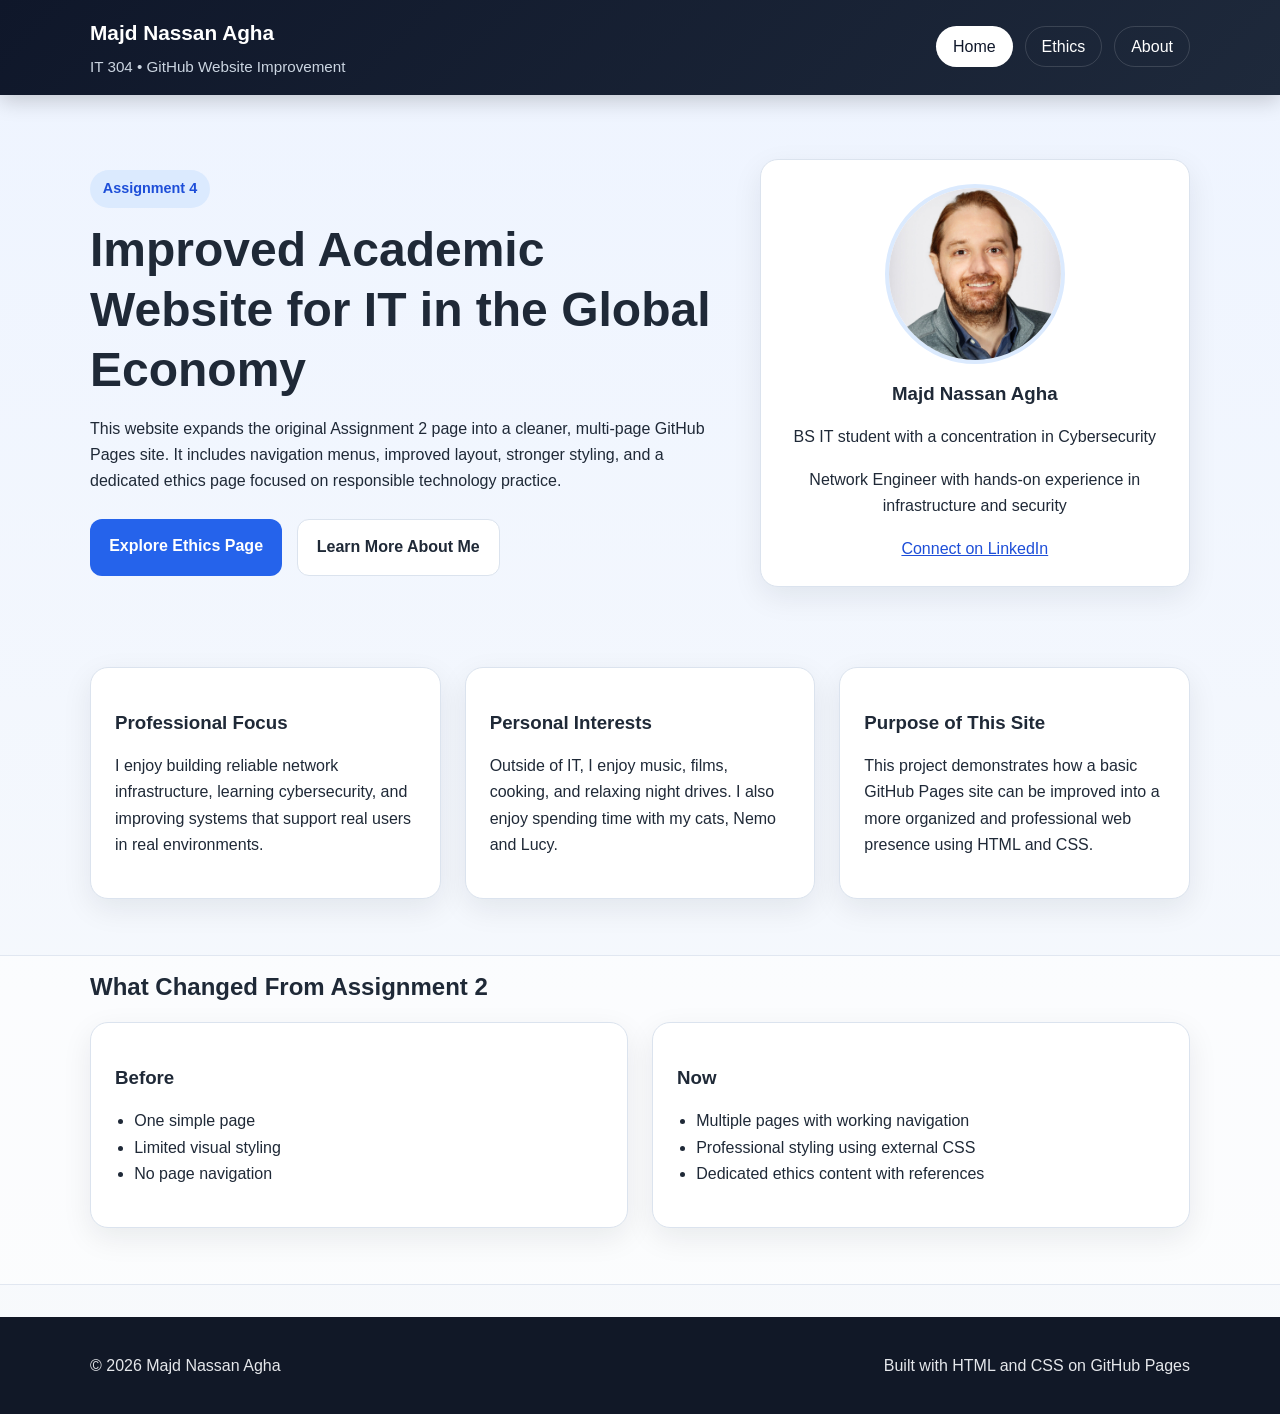
<file: index.html>
<!DOCTYPE html>
<html lang="en">
<head>
  <meta charset="UTF-8" />
  <meta name="viewport" content="width=device-width, initial-scale=1.0" />
  <title>Majd Nassan Agha | IT 304 Assignment 4</title>
  <link rel="stylesheet" href="styles.css" />
</head>
<body>
  <header class="site-header">
    <div class="container nav-wrap">
      <div>
        <h1 class="logo">Majd Nassan Agha</h1>
        <p class="tagline">IT 304 • GitHub Website Improvement</p>
      </div>
      <nav>
        <ul class="nav-menu">
          <li><a class="active" href="index.html">Home</a></li>
          <li><a href="ethics.html">Ethics</a></li>
          <li><a href="about.html">About</a></li>
        </ul>
      </nav>
    </div>
  </header>

  <main>
    <section class="hero">
      <div class="container hero-grid">
        <div>
          <span class="pill">Assignment 4</span>
          <h2>Improved Academic Website for IT in the Global Economy</h2>
          <p>
            This website expands the original Assignment 2 page into a cleaner,
            multi-page GitHub Pages site. It includes navigation menus, improved
            layout, stronger styling, and a dedicated ethics page focused on
            responsible technology practice.
          </p>
          <div class="button-row">
            <a class="button primary" href="ethics.html">Explore Ethics Page</a>
            <a class="button secondary" href="about.html">Learn More About Me</a>
          </div>
        </div>
        <div class="card profile-card">
          <img src="profile.jpg" alt="Portrait of Majd Nassan Agha" class="profile-image" />
          <h3>Majd Nassan Agha</h3>
          <p>BS IT student with a concentration in Cybersecurity</p>
          <p>Network Engineer with hands-on experience in infrastructure and security</p>
          <a class="text-link" href="https://www.linkedin.com/in/majd-nassan-agha-2a754b290/" target="_blank" rel="noopener noreferrer">Connect on LinkedIn</a>
        </div>
      </div>
    </section>

    <section class="section">
      <div class="container grid three-up">
        <article class="card">
          <h3>Professional Focus</h3>
          <p>
            I enjoy building reliable network infrastructure, learning cybersecurity,
            and improving systems that support real users in real environments.
          </p>
        </article>
        <article class="card">
          <h3>Personal Interests</h3>
          <p>
            Outside of IT, I enjoy music, films, cooking, and relaxing night drives.
            I also enjoy spending time with my cats, Nemo and Lucy.
          </p>
        </article>
        <article class="card">
          <h3>Purpose of This Site</h3>
          <p>
            This project demonstrates how a basic GitHub Pages site can be improved
            into a more organized and professional web presence using HTML and CSS.
          </p>
        </article>
      </div>
    </section>

    <section class="section alt-section">
      <div class="container">
        <h2 class="section-title">What Changed From Assignment 2</h2>
        <div class="grid two-up">
          <div class="card">
            <h3>Before</h3>
            <ul>
              <li>One simple page</li>
              <li>Limited visual styling</li>
              <li>No page navigation</li>
            </ul>
          </div>
          <div class="card">
            <h3>Now</h3>
            <ul>
              <li>Multiple pages with working navigation</li>
              <li>Professional styling using external CSS</li>
              <li>Dedicated ethics content with references</li>
            </ul>
          </div>
        </div>
      </div>
    </section>
  </main>

  <footer class="site-footer">
    <div class="container footer-flex">
      <p>© 2026 Majd Nassan Agha</p>
      <p>Built with HTML and CSS on GitHub Pages</p>
    </div>
  </footer>
</body>
</html>
</file>
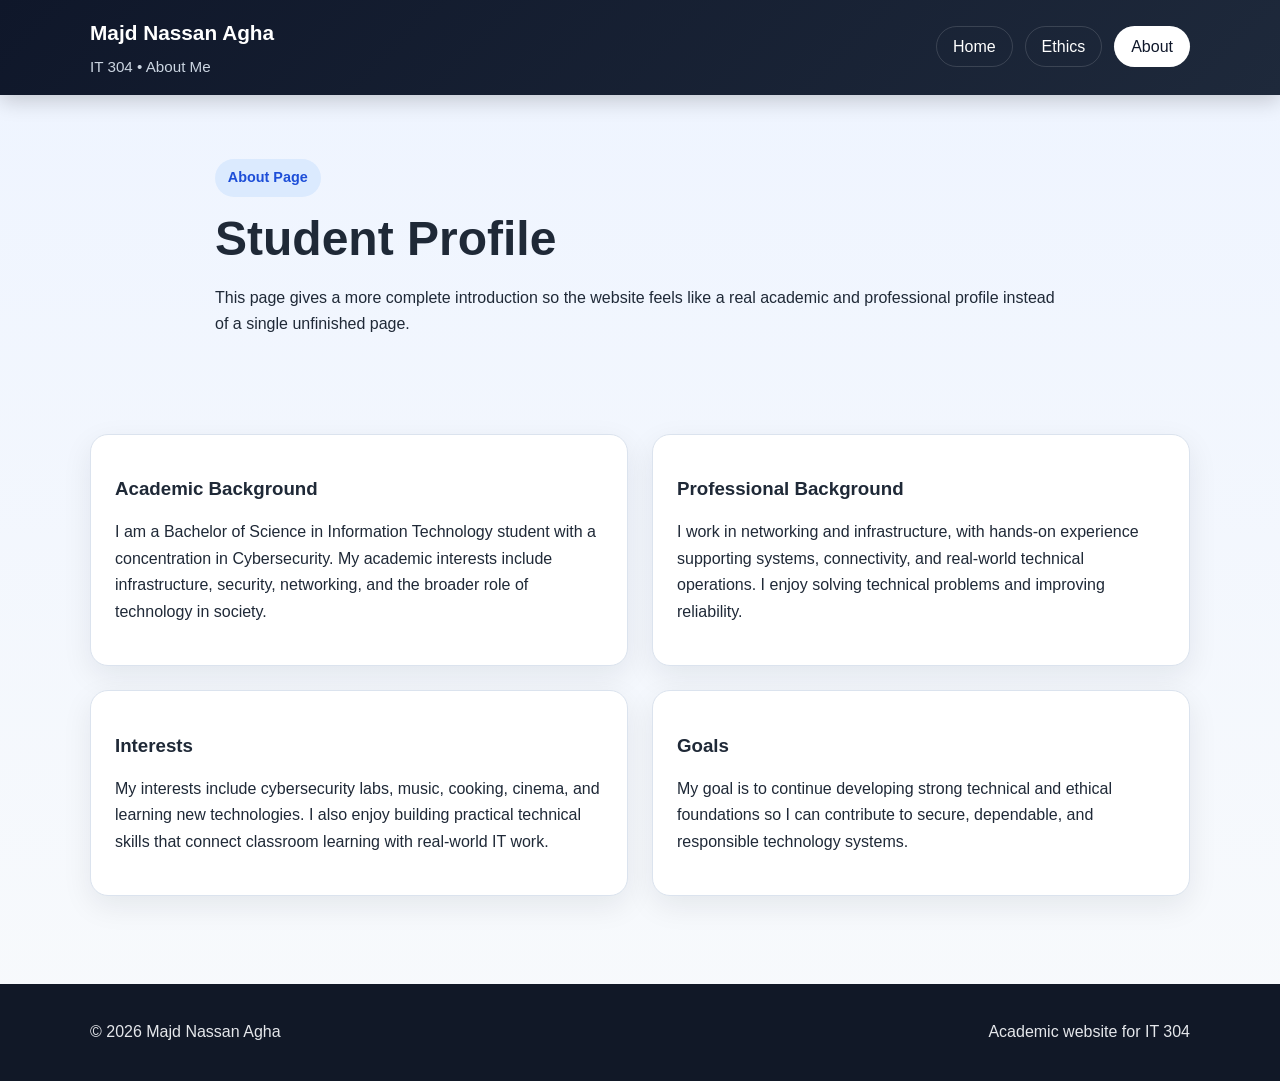
<file: about.html>
<!DOCTYPE html>
<html lang="en">
<head>
  <meta charset="UTF-8" />
  <meta name="viewport" content="width=device-width, initial-scale=1.0" />
  <title>About | Majd Nassan Agha</title>
  <link rel="stylesheet" href="styles.css" />
</head>
<body>
  <header class="site-header">
    <div class="container nav-wrap">
      <div>
        <h1 class="logo">Majd Nassan Agha</h1>
        <p class="tagline">IT 304 • About Me</p>
      </div>
      <nav>
        <ul class="nav-menu">
          <li><a href="index.html">Home</a></li>
          <li><a href="ethics.html">Ethics</a></li>
          <li><a class="active" href="about.html">About</a></li>
        </ul>
      </nav>
    </div>
  </header>

  <main>
    <section class="page-banner">
      <div class="container narrow">
        <span class="pill">About Page</span>
        <h2>Student Profile</h2>
        <p>
          This page gives a more complete introduction so the website feels like a real academic
          and professional profile instead of a single unfinished page.
        </p>
      </div>
    </section>

    <section class="section">
      <div class="container grid two-up align-start">
        <article class="card">
          <h3>Academic Background</h3>
          <p>
            I am a Bachelor of Science in Information Technology student with a concentration in
            Cybersecurity. My academic interests include infrastructure, security, networking,
            and the broader role of technology in society.
          </p>
        </article>

        <article class="card">
          <h3>Professional Background</h3>
          <p>
            I work in networking and infrastructure, with hands-on experience supporting systems,
            connectivity, and real-world technical operations. I enjoy solving technical problems
            and improving reliability.
          </p>
        </article>

        <article class="card">
          <h3>Interests</h3>
          <p>
            My interests include cybersecurity labs, music, cooking, cinema, and learning new
            technologies. I also enjoy building practical technical skills that connect classroom
            learning with real-world IT work.
          </p>
        </article>

        <article class="card">
          <h3>Goals</h3>
          <p>
            My goal is to continue developing strong technical and ethical foundations so I can
            contribute to secure, dependable, and responsible technology systems.
          </p>
        </article>
      </div>
    </section>
  </main>

  <footer class="site-footer">
    <div class="container footer-flex">
      <p>© 2026 Majd Nassan Agha</p>
      <p>Academic website for IT 304</p>
    </div>
  </footer>
</body>
</html>
</file>
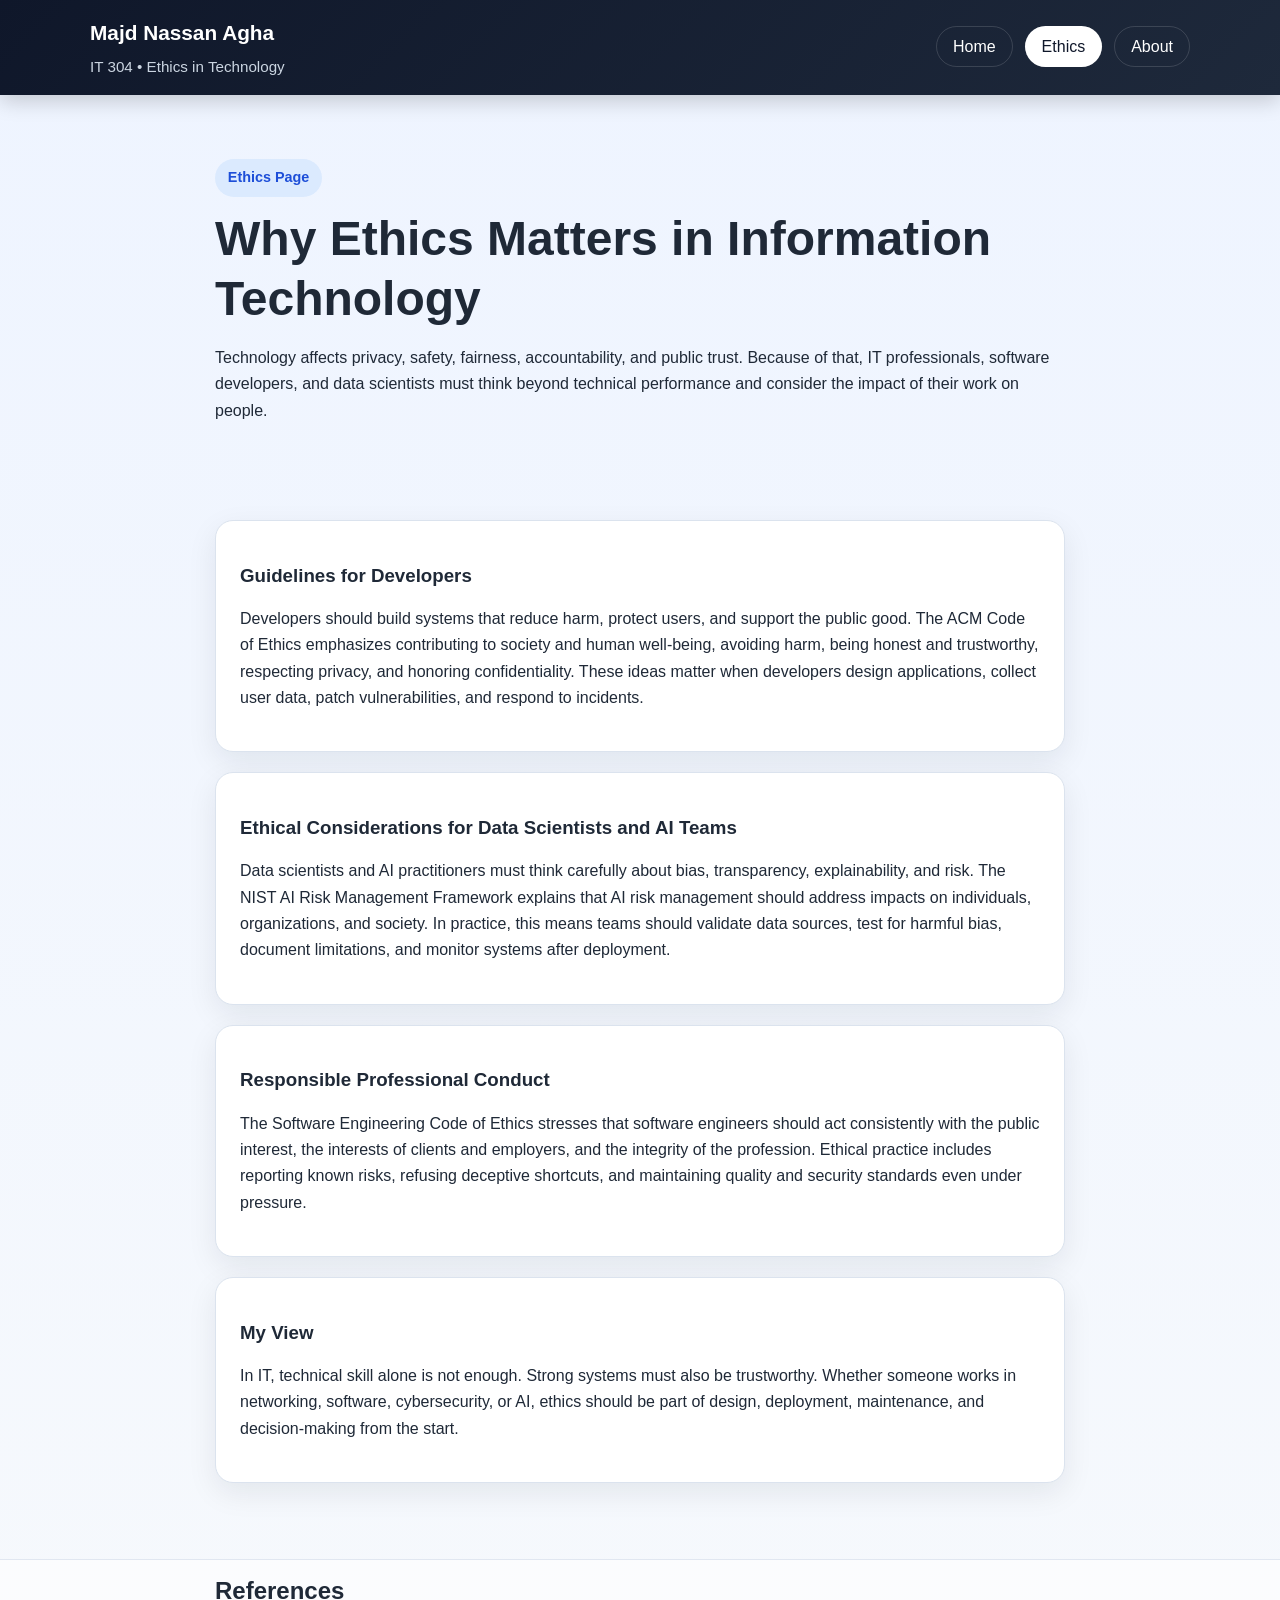
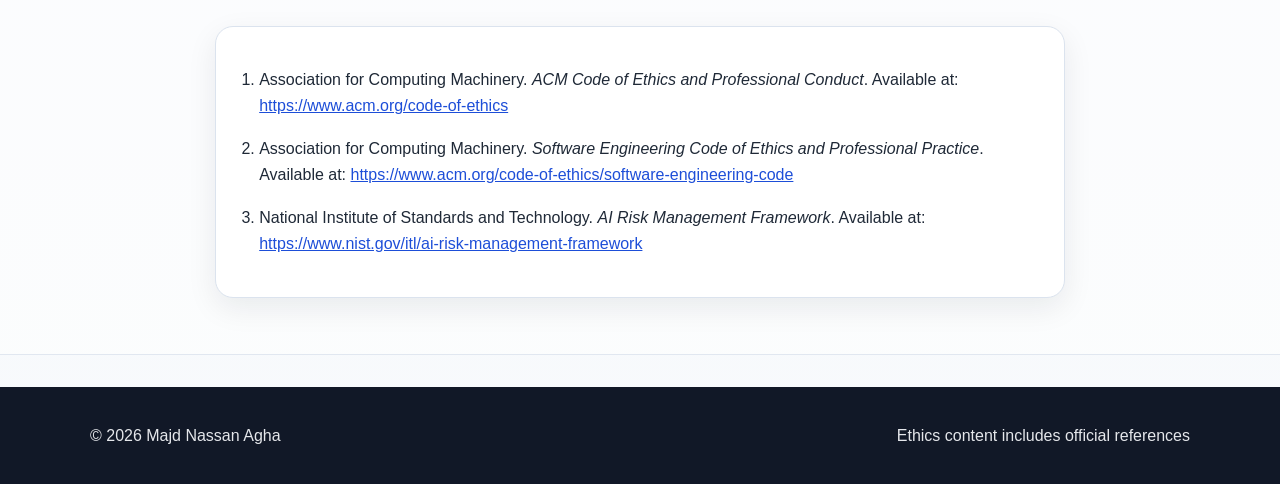
<file: ethics.html>
<!DOCTYPE html>
<html lang="en">
<head>
  <meta charset="UTF-8" />
  <meta name="viewport" content="width=device-width, initial-scale=1.0" />
  <title>Ethics in IT | Majd Nassan Agha</title>
  <link rel="stylesheet" href="styles.css" />
</head>
<body>
  <header class="site-header">
    <div class="container nav-wrap">
      <div>
        <h1 class="logo">Majd Nassan Agha</h1>
        <p class="tagline">IT 304 • Ethics in Technology</p>
      </div>
      <nav>
        <ul class="nav-menu">
          <li><a href="index.html">Home</a></li>
          <li><a class="active" href="ethics.html">Ethics</a></li>
          <li><a href="about.html">About</a></li>
        </ul>
      </nav>
    </div>
  </header>

  <main>
    <section class="page-banner">
      <div class="container narrow">
        <span class="pill">Ethics Page</span>
        <h2>Why Ethics Matters in Information Technology</h2>
        <p>
          Technology affects privacy, safety, fairness, accountability, and public trust.
          Because of that, IT professionals, software developers, and data scientists must
          think beyond technical performance and consider the impact of their work on people.
        </p>
      </div>
    </section>

    <section class="section">
      <div class="container narrow">
        <article class="card stack-card">
          <h3>Guidelines for Developers</h3>
          <p>
            Developers should build systems that reduce harm, protect users, and support the
            public good. The ACM Code of Ethics emphasizes contributing to society and human
            well-being, avoiding harm, being honest and trustworthy, respecting privacy, and
            honoring confidentiality. These ideas matter when developers design applications,
            collect user data, patch vulnerabilities, and respond to incidents.
          </p>
        </article>

        <article class="card stack-card">
          <h3>Ethical Considerations for Data Scientists and AI Teams</h3>
          <p>
            Data scientists and AI practitioners must think carefully about bias, transparency,
            explainability, and risk. The NIST AI Risk Management Framework explains that AI risk
            management should address impacts on individuals, organizations, and society. In
            practice, this means teams should validate data sources, test for harmful bias,
            document limitations, and monitor systems after deployment.
          </p>
        </article>

        <article class="card stack-card">
          <h3>Responsible Professional Conduct</h3>
          <p>
            The Software Engineering Code of Ethics stresses that software engineers should act
            consistently with the public interest, the interests of clients and employers, and the
            integrity of the profession. Ethical practice includes reporting known risks, refusing
            deceptive shortcuts, and maintaining quality and security standards even under pressure.
          </p>
        </article>

        <article class="card stack-card">
          <h3>My View</h3>
          <p>
            In IT, technical skill alone is not enough. Strong systems must also be trustworthy.
            Whether someone works in networking, software, cybersecurity, or AI, ethics should be
            part of design, deployment, maintenance, and decision-making from the start.
          </p>
        </article>
      </div>
    </section>

    <section class="section alt-section">
      <div class="container narrow">
        <h2 class="section-title">References</h2>
        <div class="card">
          <ol class="references">
            <li>
              Association for Computing Machinery. <em>ACM Code of Ethics and Professional Conduct</em>.
              Available at:
              <a href="https://www.acm.org/code-of-ethics" target="_blank" rel="noopener noreferrer">https://www.acm.org/code-of-ethics</a>
            </li>
            <li>
              Association for Computing Machinery. <em>Software Engineering Code of Ethics and Professional Practice</em>.
              Available at:
              <a href="https://www.acm.org/code-of-ethics/software-engineering-code" target="_blank" rel="noopener noreferrer">https://www.acm.org/code-of-ethics/software-engineering-code</a>
            </li>
            <li>
              National Institute of Standards and Technology. <em>AI Risk Management Framework</em>.
              Available at:
              <a href="https://www.nist.gov/itl/ai-risk-management-framework" target="_blank" rel="noopener noreferrer">https://www.nist.gov/itl/ai-risk-management-framework</a>
            </li>
          </ol>
        </div>
      </div>
    </section>
  </main>

  <footer class="site-footer">
    <div class="container footer-flex">
      <p>© 2026 Majd Nassan Agha</p>
      <p>Ethics content includes official references</p>
    </div>
  </footer>
</body>
</html>
</file>
<file: styles.css>
:root {
  --bg: #0f172a;
  --bg-soft: #111827;
  --panel: #ffffff;
  --panel-alt: #f8fafc;
  --text: #1f2937;
  --muted: #475569;
  --line: #dbe3ee;
  --brand: #2563eb;
  --brand-dark: #1d4ed8;
  --shadow: 0 10px 30px rgba(15, 23, 42, 0.08);
  --radius: 18px;
  --max: 1100px;
}

* {
  box-sizing: border-box;
}

html {
  scroll-behavior: smooth;
}

body {
  margin: 0;
  font-family: Arial, Helvetica, sans-serif;
  color: var(--text);
  background: linear-gradient(180deg, #eef4ff 0%, #f8fafc 100%);
  line-height: 1.65;
}

img {
  max-width: 100%;
  display: block;
}

.container {
  width: min(var(--max), calc(100% - 2rem));
  margin: 0 auto;
}

.narrow {
  width: min(850px, calc(100% - 2rem));
  margin: 0 auto;
}

.site-header {
  background: linear-gradient(135deg, var(--bg) 0%, #1e293b 100%);
  color: white;
  padding: 1rem 0;
  position: sticky;
  top: 0;
  z-index: 100;
  box-shadow: 0 6px 20px rgba(0, 0, 0, 0.18);
}

.nav-wrap {
  display: flex;
  align-items: center;
  justify-content: space-between;
  gap: 1rem;
  flex-wrap: wrap;
}

.logo {
  margin: 0;
  font-size: 1.3rem;
}

.tagline {
  margin: 0.2rem 0 0;
  color: #cbd5e1;
  font-size: 0.95rem;
}

.nav-menu {
  display: flex;
  list-style: none;
  gap: 0.75rem;
  padding: 0;
  margin: 0;
  flex-wrap: wrap;
}

.nav-menu a {
  color: white;
  text-decoration: none;
  padding: 0.7rem 1rem;
  border-radius: 999px;
  border: 1px solid rgba(255, 255, 255, 0.14);
  transition: 0.25s ease;
}

.nav-menu a:hover,
.nav-menu a.active {
  background: white;
  color: var(--bg);
}

.hero,
.page-banner {
  padding: 4rem 0;
}

.hero-grid,
.grid {
  display: grid;
  gap: 1.5rem;
}

.hero-grid {
  grid-template-columns: 1.35fr 0.9fr;
  align-items: center;
}

.two-up {
  grid-template-columns: repeat(2, minmax(0, 1fr));
}

.three-up {
  grid-template-columns: repeat(3, minmax(0, 1fr));
}

.align-start {
  align-items: start;
}

h2,
h3 {
  line-height: 1.25;
}

.hero h2,
.page-banner h2 {
  font-size: clamp(2rem, 4vw, 3rem);
  margin: 0.75rem 0 1rem;
}

.section {
  padding: 1rem 0 3.5rem;
}

.alt-section {
  background: rgba(255, 255, 255, 0.6);
  border-top: 1px solid rgba(219, 227, 238, 0.8);
  border-bottom: 1px solid rgba(219, 227, 238, 0.8);
}

.section-title {
  margin-top: 0;
  margin-bottom: 1.25rem;
}

.card {
  background: var(--panel);
  border: 1px solid var(--line);
  border-radius: var(--radius);
  padding: 1.5rem;
  box-shadow: var(--shadow);
}

.stack-card {
  margin-bottom: 1.25rem;
}

.profile-card {
  text-align: center;
}

.profile-image {
  width: 180px;
  height: 180px;
  object-fit: cover;
  border-radius: 50%;
  margin: 0 auto 1rem;
  border: 4px solid #dbeafe;
}

.pill {
  display: inline-block;
  padding: 0.45rem 0.8rem;
  border-radius: 999px;
  background: #dbeafe;
  color: var(--brand-dark);
  font-weight: bold;
  font-size: 0.9rem;
}

.button-row {
  display: flex;
  gap: 0.9rem;
  flex-wrap: wrap;
  margin-top: 1.5rem;
}

.button {
  text-decoration: none;
  padding: 0.9rem 1.2rem;
  border-radius: 12px;
  font-weight: bold;
  transition: 0.25s ease;
}

.button.primary {
  background: var(--brand);
  color: white;
}

.button.primary:hover {
  background: var(--brand-dark);
}

.button.secondary {
  background: white;
  color: var(--text);
  border: 1px solid var(--line);
}

.button.secondary:hover {
  border-color: var(--brand);
  color: var(--brand-dark);
}

.text-link,
a {
  color: var(--brand-dark);
}

ul,
ol {
  padding-left: 1.2rem;
}

.references li {
  margin-bottom: 1rem;
}

.site-footer {
  background: var(--bg-soft);
  color: #e5e7eb;
  padding: 1.2rem 0;
  margin-top: 2rem;
}

.footer-flex {
  display: flex;
  justify-content: space-between;
  gap: 1rem;
  flex-wrap: wrap;
}

@media (max-width: 820px) {
  .hero-grid,
  .two-up,
  .three-up {
    grid-template-columns: 1fr;
  }

  .nav-wrap,
  .footer-flex {
    justify-content: center;
    text-align: center;
  }

  .hero,
  .page-banner {
    padding: 3rem 0;
  }
}
</file>
